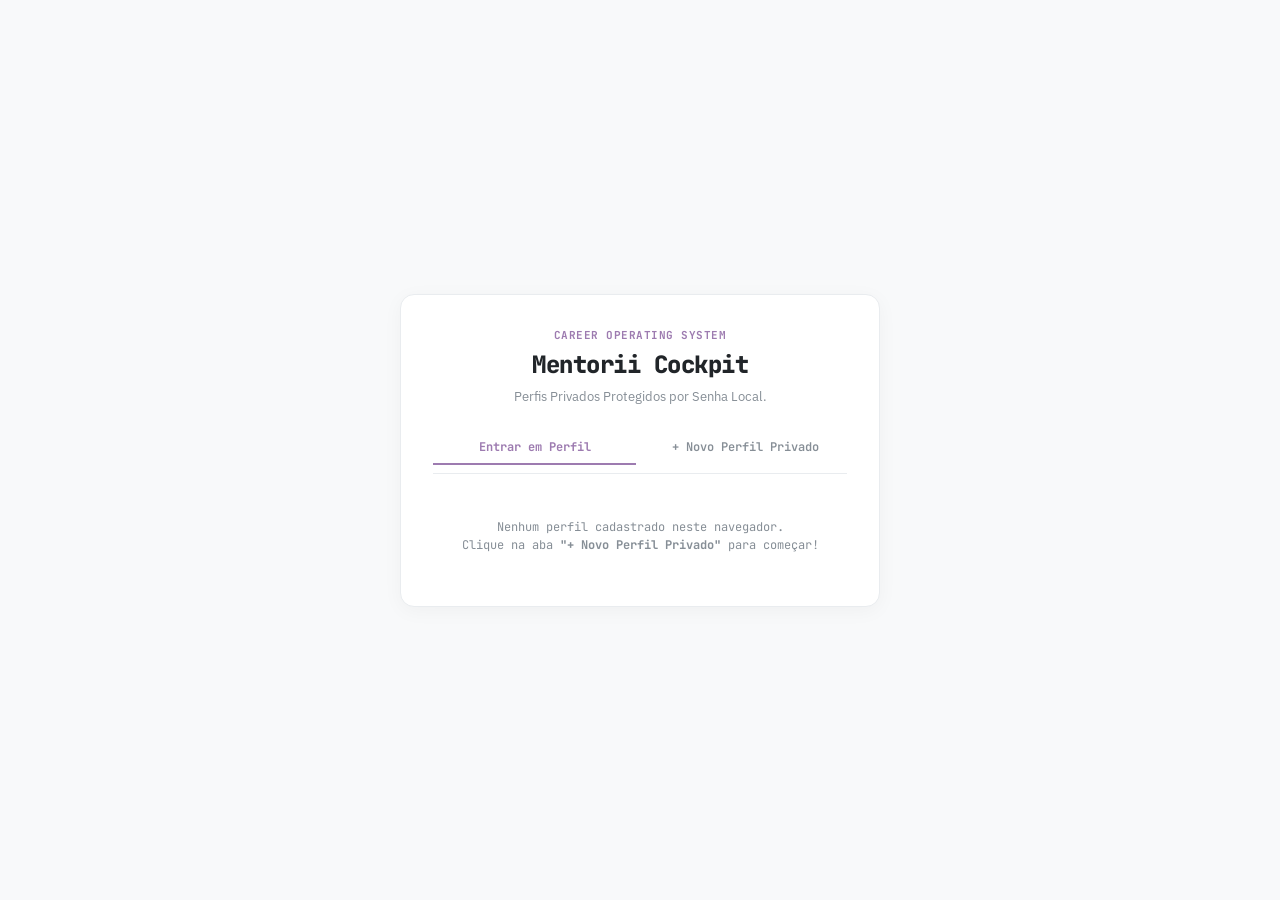
<file: auth.html>
<!DOCTYPE html>
<html lang="pt-BR">
<head>
    <meta charset="UTF-8">
    <meta name="viewport" content="width=device-width, initial-scale=1.0">
    <title>Mentorii — Autenticação & Privacidade de Perfis</title>
    <link rel="stylesheet" href="style.css">
    <link rel="preconnect" href="https://fonts.googleapis.com">
    <link href="https://fonts.googleapis.com/css2?family=JetBrains+Mono:wght@400;500;600;700;800&family=IBM+Plex+Sans:wght@400;500;600;700&display=swap" rel="stylesheet">
    <style>
        body {
            display: flex;
            align-items: center;
            justify-content: center;
            min-height: 100vh;
            padding: 20px;
            background-color: var(--bg-page);
        }
        .auth-container {
            width: 100%;
            max-width: 480px;
            background: var(--bg-panel);
            border: 1px solid var(--border);
            border-radius: var(--radius-lg);
            padding: 32px;
            box-shadow: 0 4px 20px rgba(0, 0, 0, 0.04);
        }
        .auth-header {
            text-align: center;
            margin-bottom: 24px;
        }
        .auth-header h1 {
            font-size: 24px;
            margin-top: 4px;
        }
        .auth-tabs {
            display: flex;
            gap: 8px;
            margin-bottom: 24px;
            border-bottom: 1px solid var(--border);
            padding-bottom: 8px;
        }
        .auth-tab-btn {
            flex: 1;
            background: transparent;
            color: var(--text-dim);
            border: none;
            padding: 8px;
            font-size: 12px;
            border-bottom: 2px solid transparent;
            border-radius: 0;
        }
        .auth-tab-btn.active {
            color: var(--purple);
            border-bottom-color: var(--purple);
            background: transparent;
            font-weight: 700;
        }
        .auth-form-group {
            margin-bottom: 16px;
        }
        .auth-form-group label {
            display: block;
            font-family: var(--mono);
            font-size: 11.5px;
            font-weight: 700;
            color: var(--text);
            margin-bottom: 6px;
        }
        .user-card-item {
            display: flex;
            justify-content: space-between;
            align-items: center;
            padding: 12px;
            background: var(--bg-subtle);
            border: 1px solid var(--border-light);
            border-radius: var(--radius-sm);
            margin-bottom: 8px;
            cursor: pointer;
            transition: border-color 0.2s ease;
        }
        .user-card-item:hover {
            border-color: var(--purple);
        }
    </style>
</head>
<body>

    <div class="auth-container">
        <div class="auth-header">
            <div class="eyebrow">Career Operating System</div>
            <h1>Mentorii Cockpit</h1>
            <p class="topbar-description" style="margin-top: 4px;">Perfis Privados Protegidos por Senha Local.</p>
        </div>

        <div class="auth-tabs">
            <button type="button" class="auth-tab-btn active" id="tab-btn-login" onclick="switchAuthTab('login')">Entrar em Perfil</button>
            <button type="button" class="auth-tab-btn" id="tab-btn-register" onclick="switchAuthTab('register')">+ Novo Perfil Privado</button>
        </div>

        <div id="auth-section-login">
            <div id="saved-users-list" style="margin-bottom: 16px;"></div>
            
            <div id="no-users-msg" style="display: none; text-align: center; color: var(--text-dim); padding: 20px; font-size: 12px; font-family: var(--mono);">
                Nenhum perfil cadastrado neste navegador.<br>Clique na aba <b>"+ Novo Perfil Privado"</b> para começar!
            </div>
        </div>

        <form id="auth-section-register" style="display: none;" onsubmit="handleCreateProfile(event)">
            <div class="auth-form-group">
                <label for="reg-name">Nome do Usuário:</label>
                <input type="text" id="reg-name" class="input-text" style="width: 100%;" placeholder="Digite seu identificador" required>
            </div>

            <div class="auth-form-group">
                <label for="reg-type">Área de Atuação / Domínio:</label>
                <select id="reg-type" class="select-priority" style="width: 100%;">
                    <option value="engineering" selected>Tecnologia / Desenvolvimento / Engenharia</option>
                    <option value="concurso">Concursos Públicos</option>
                    <option value="vestibular">Vestibulares / Acadêmico</option>
                </select>
            </div>

            <div class="auth-form-group">
                <label for="reg-pass">Senha Privada de Acesso (PIN):</label>
                <input type="password" id="reg-pass" class="input-text" style="width: 100%;" placeholder="Senha para proteger seus dados" required>
            </div>

            <div class="auth-form-group">
                <label for="reg-goal">Objetivo / Meta Principal (Opcional):</label>
                <input type="text" id="reg-goal" class="input-text" style="width: 100%;" placeholder="Meta principal de estudos">
            </div>

            <button type="submit" class="btn-action" style="width: 100%; padding: 10px; margin-top: 8px;">🔒 Criar Perfil Privado</button>
        </form>
    </div>

    <script src="mentorii-core.js"></script>
    <script>
        document.addEventListener("DOMContentLoaded", function () {
            renderSavedUsers();
        });

        function switchAuthTab(tab) {
            const loginSection = document.getElementById('auth-section-login');
            const regSection = document.getElementById('auth-section-register');
            const btnLogin = document.getElementById('tab-btn-login');
            const btnReg = document.getElementById('tab-btn-register');

            if (tab === 'login') {
                loginSection.style.display = 'block';
                regSection.style.display = 'none';
                btnLogin.classList.add('active');
                btnReg.classList.remove('active');
                renderSavedUsers();
            } else {
                loginSection.style.display = 'none';
                regSection.style.display = 'block';
                btnLogin.classList.remove('active');
                btnReg.classList.add('active');
            }
        }

        function renderSavedUsers() {
            const container = document.getElementById('saved-users-list');
            const noUsersMsg = document.getElementById('no-users-msg');
            const db = MentoriiCore.getAllUsersDB();
            const keys = Object.keys(db);

            container.innerHTML = "";

            if (keys.length === 0) {
                noUsersMsg.style.display = 'block';
                return;
            }

            noUsersMsg.style.display = 'none';

            keys.forEach(key => {
                const u = db[key];
                const name = u.profile?.name || "Usuário";
                const type = (u.profile?.profileType || "geral").toUpperCase();
                const goal = u.profile?.targetGoal || "Meta não configurada";

                const card = document.createElement('div');
                card.className = 'user-card-item';
                card.innerHTML = `
                    <div onclick="promptLoginWithKey('${key}', '${name}')" style="flex: 1; cursor: pointer;">
                        <div style="font-family: var(--mono); font-size: 13px; font-weight: 700; color: var(--text);">🔒 👤 ${name}</div>
                        <div style="font-size: 11px; color: var(--text-dim); margin-top: 2px;">
                            <span class="tag" style="font-size: 9px;">${type}</span> ${goal}
                        </div>
                    </div>
                    <button type="button" onclick="deleteUserKey(event, '${key}', '${name}')" style="color: var(--red); background: transparent; border: none; font-size: 14px; padding: 4px 8px;" title="Excluir Perfil">🗑️</button>
                `;
                container.appendChild(card);
            });
        }

        function promptLoginWithKey(userKey, name) {
            const pass = prompt(`Digite a senha privada para acessar o perfil de ${name}:`);
            if (pass === null) return;

            const success = MentoriiCore.loginUser(userKey, pass);
            if (success) {
                window.location.href = 'index.html';
            } else {
                alert("❌ Senha incorreta! Acesso negado.");
            }
        }

        function handleCreateProfile(event) {
            event.preventDefault();
            const nameInput = document.getElementById('reg-name');
            const typeInput = document.getElementById('reg-type');
            const passInput = document.getElementById('reg-pass');
            const goalInput = document.getElementById('reg-goal');

            if (!nameInput.value.trim() || !passInput.value) return;

            const userKey = MentoriiCore.createUser(nameInput.value.trim(), typeInput.value, passInput.value);
            
            if (goalInput.value.trim()) {
                MentoriiCore.state.profile.targetGoal = goalInput.value.trim();
                MentoriiCore.save();
            }

            window.location.href = 'index.html';
        }

        function deleteUserKey(event, key, name) {
            event.stopPropagation();
            const pass = prompt(`Para excluir o perfil de "${name}", digite a senha de segurança:`);
            if (pass === null) return;

            const db = MentoriiCore.getAllUsersDB();
            if (db[key] && db[key].profile?.password === pass) {
                delete db[key];
                MentoriiCore.saveAllUsersDB(db);

                const remainingKeys = Object.keys(db);
                if (remainingKeys.length > 0) {
                    localStorage.setItem('mentorii_active_user_key', remainingKeys[0]);
                } else {
                    localStorage.removeItem('mentorii_active_user_key');
                }

                renderSavedUsers();
                alert("🗑️ Perfil excluído com sucesso.");
            } else {
                alert("❌ Senha incorreta. Exclusão cancelada.");
            }
        }
    </script>
</body>
</html>
</file>
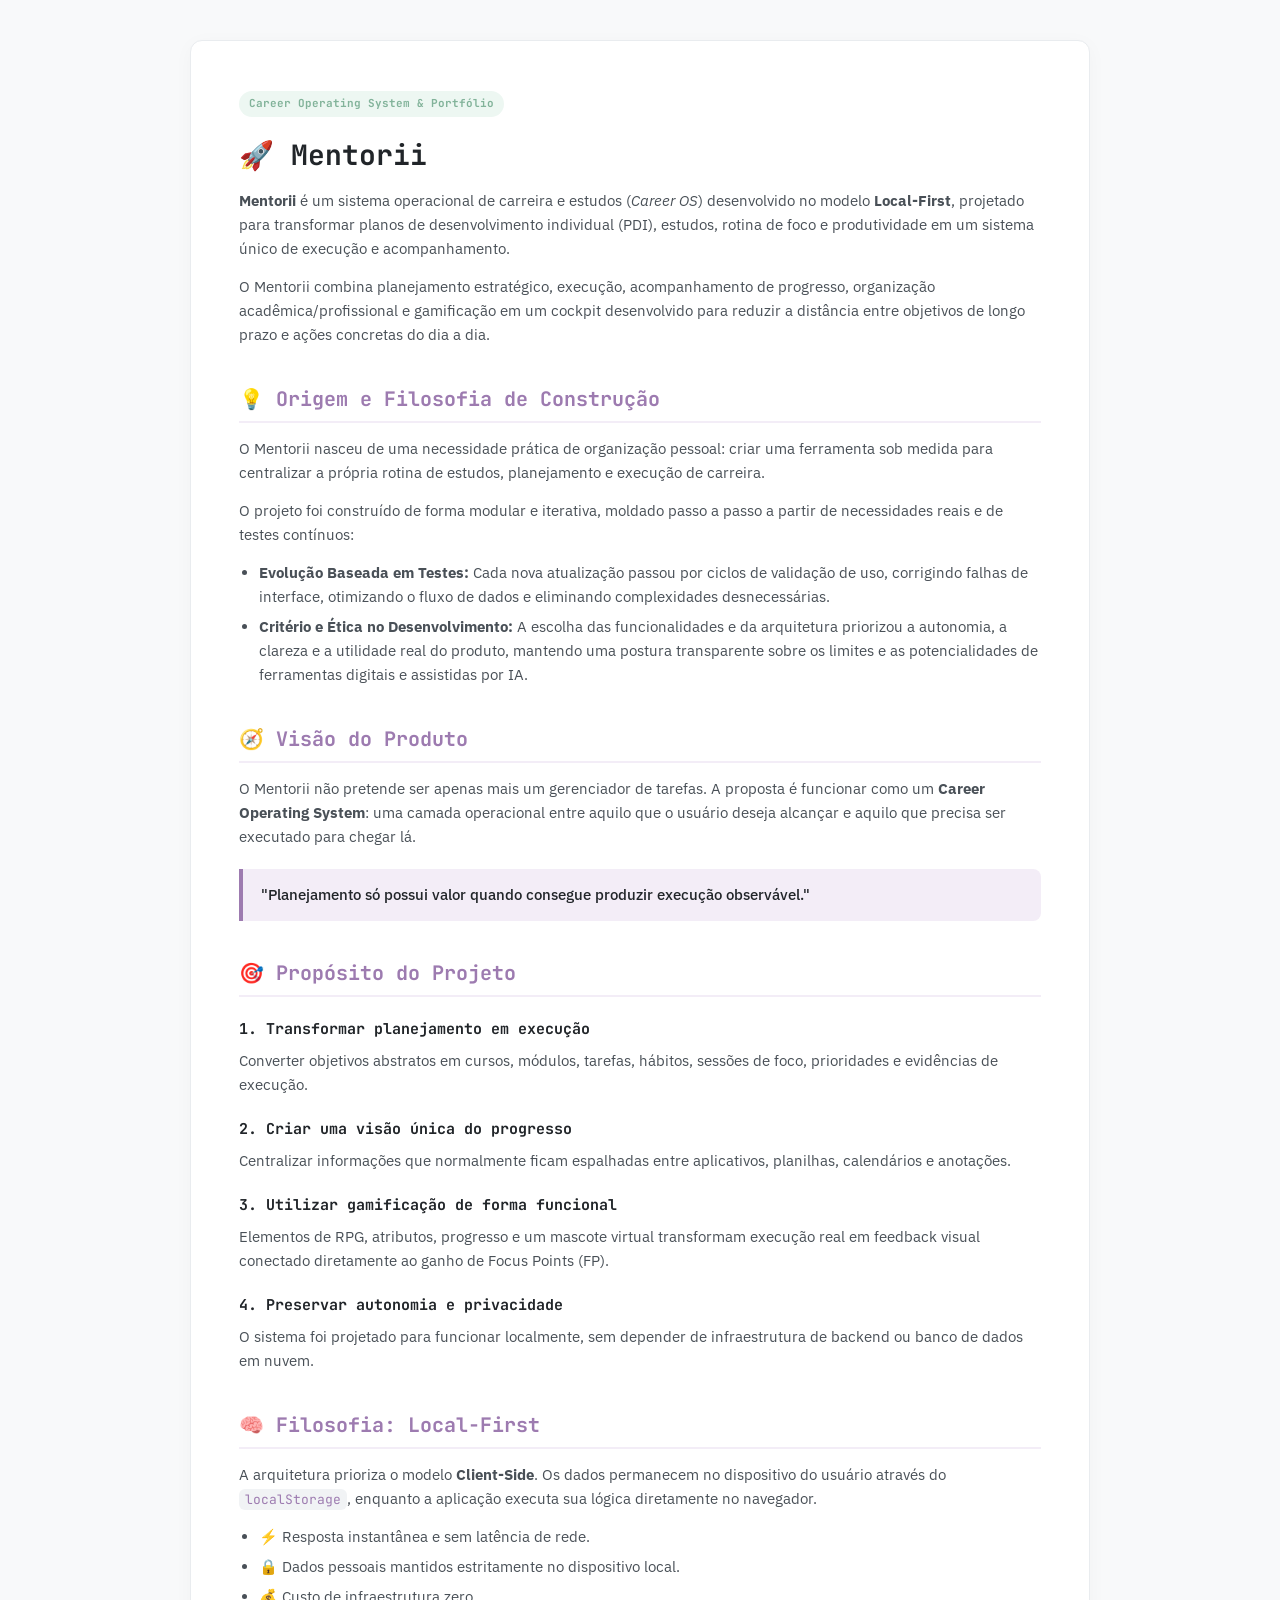
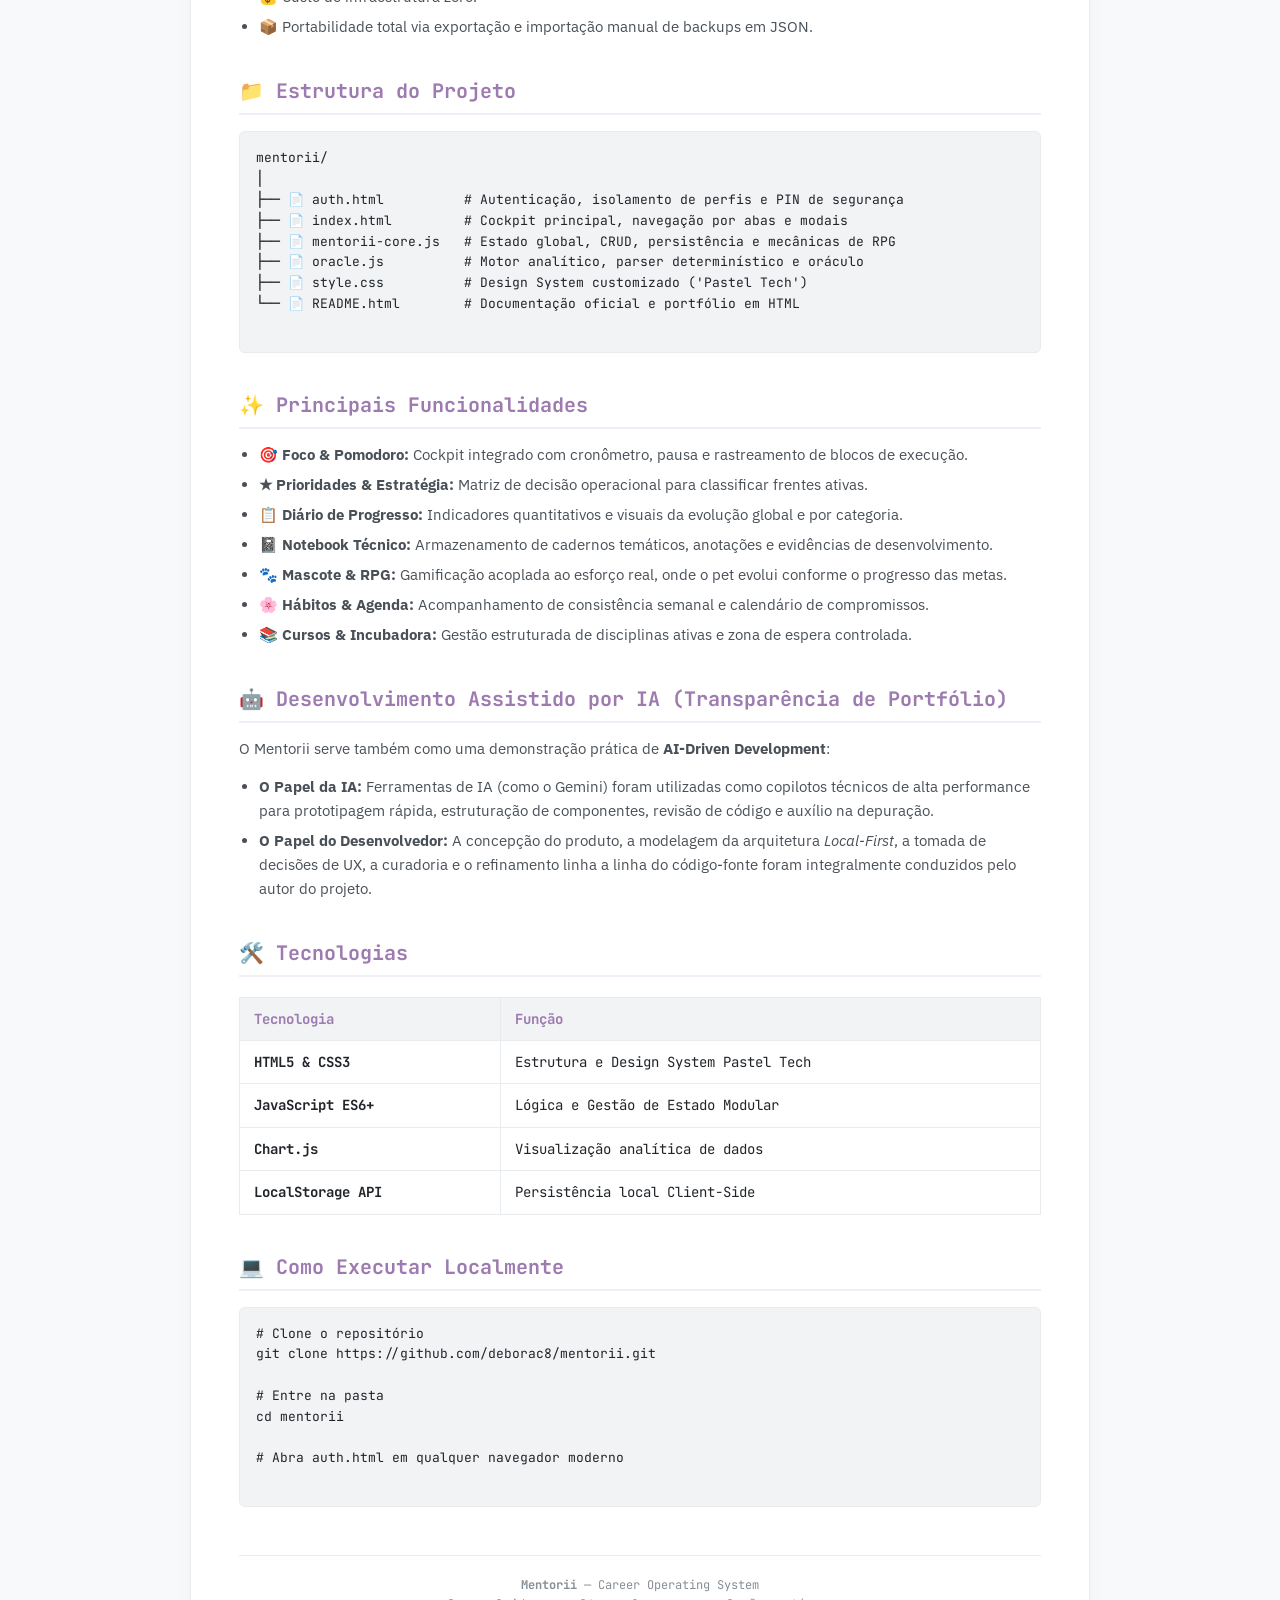
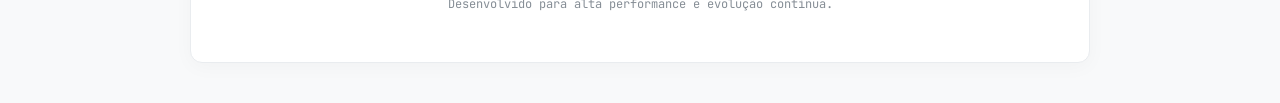
<file: README.html>
<!DOCTYPE html>
<html lang="pt-BR">
<head>
    <meta charset="UTF-8">
    <meta name="viewport" content="width=device-width, initial-scale=1.0">
    <title>Mentorii — Career Operating System & Portfolio</title>
    <link rel="preconnect" href="https://fonts.googleapis.com">
    <link href="https://fonts.googleapis.com/css2?family=JetBrains+Mono:wght@400;600;700&family=IBM+Plex+Sans:wght@400;500;600;700&display=swap" rel="stylesheet">
    <style>
        :root {
            --bg-page: #F8F9FA;
            --bg-panel: #FFFFFF;
            --bg-subtle: #F1F3F5;
            --border: #E9ECEF;
            --text: #212529;
            --text-dim: #868E96;
            --purple: #9D7BB0;
            --purple-light: #F3EDF7;
            --salvia: #82B39A;
            --salvia-light: #EDF7F2;
            --pink: #E287A8;
            --font-main: 'IBM Plex Sans', sans-serif;
            --mono: 'JetBrains Mono', monospace;
        }
        * { box-sizing: border-box; margin: 0; padding: 0; }
        body {
            background-color: var(--bg-page);
            color: var(--text);
            font-family: var(--font-main);
            line-height: 1.6;
            padding: 40px 20px;
        }
        .container {
            max-width: 900px;
            margin: 0 auto;
            background: var(--bg-panel);
            border: 1px solid var(--border);
            border-radius: 12px;
            padding: 48px;
            box-shadow: 0 4px 20px rgba(0,0,0,0.03);
        }
        h1 {
            font-family: var(--mono);
            font-size: 28px;
            color: var(--text);
            margin-bottom: 12px;
        }
        h2 {
            font-family: var(--mono);
            font-size: 20px;
            color: var(--purple);
            margin-top: 36px;
            margin-bottom: 14px;
            border-bottom: 2px solid var(--purple-light);
            padding-bottom: 6px;
        }
        h3 {
            font-family: var(--mono);
            font-size: 15px;
            margin-top: 20px;
            margin-bottom: 8px;
        }
        p {
            margin-bottom: 14px;
            font-size: 15px;
            color: #495057;
        }
        blockquote {
            background: var(--purple-light);
            border-left: 4px solid var(--purple);
            padding: 14px 18px;
            border-radius: 0 8px 8px 0;
            margin: 20px 0;
            font-size: 15px;
            font-weight: 500;
        }
        ul {
            margin-bottom: 16px;
            padding-left: 20px;
        }
        li {
            margin-bottom: 6px;
            font-size: 15px;
            color: #495057;
        }
        pre, code {
            font-family: var(--mono);
            background: var(--bg-subtle);
            border-radius: 6px;
        }
        pre {
            padding: 16px;
            overflow-x: auto;
            font-size: 13px;
            margin: 16px 0;
            border: 1px solid var(--border);
        }
        code {
            padding: 2px 6px;
            font-size: 13px;
            color: var(--purple);
        }
        table {
            width: 100%;
            border-collapse: collapse;
            margin: 20px 0;
            font-size: 14px;
            font-family: var(--mono);
        }
        th, td {
            padding: 10px 14px;
            border: 1px solid var(--border);
            text-align: left;
        }
        th {
            background: var(--bg-subtle);
            color: var(--purple);
        }
        .badge {
            font-family: var(--mono);
            font-size: 11px;
            background: var(--salvia-light);
            color: var(--salvia);
            padding: 4px 10px;
            border-radius: 20px;
            font-weight: 700;
            display: inline-block;
            margin-bottom: 16px;
        }
        footer {
            text-align: center;
            font-family: var(--mono);
            font-size: 12px;
            color: var(--text-dim);
            margin-top: 48px;
            padding-top: 20px;
            border-top: 1px solid var(--border);
        }
    </style>
</head>
<body>

    <div class="container">
        <span class="badge">Career Operating System & Portfólio</span>
        <h1>🚀 Mentorii</h1>
        <p><b>Mentorii</b> é um sistema operacional de carreira e estudos (<i>Career OS</i>) desenvolvido no modelo <b>Local-First</b>, projetado para transformar planos de desenvolvimento individual (PDI), estudos, rotina de foco e produtividade em um sistema único de execução e acompanhamento.</p>
        <p>O Mentorii combina planejamento estratégico, execução, acompanhamento de progresso, organização acadêmica/profissional e gamificação em um cockpit desenvolvido para reduzir a distância entre objetivos de longo prazo e ações concretas do dia a dia.</p>

        <h2>💡 Origem e Filosofia de Construção</h2>
        <p>O Mentorii nasceu de uma necessidade prática de organização pessoal: criar uma ferramenta sob medida para centralizar a própria rotina de estudos, planejamento e execução de carreira.</p>
        <p>O projeto foi construído de forma modular e iterativa, moldado passo a passo a partir de necessidades reais e de testes contínuos:</p>
        <ul>
            <li><b>Evolução Baseada em Testes:</b> Cada nova atualização passou por ciclos de validação de uso, corrigindo falhas de interface, otimizando o fluxo de dados e eliminando complexidades desnecessárias.</li>
            <li><b>Critério e Ética no Desenvolvimento:</b> A escolha das funcionalidades e da arquitetura priorizou a autonomia, a clareza e a utilidade real do produto, mantendo uma postura transparente sobre os limites e as potencialidades de ferramentas digitais e assistidas por IA.</li>
        </ul>

        <h2>🧭 Visão do Produto</h2>
        <p>O Mentorii não pretende ser apenas mais um gerenciador de tarefas. A proposta é funcionar como um <b>Career Operating System</b>: uma camada operacional entre aquilo que o usuário deseja alcançar e aquilo que precisa ser executado para chegar lá.</p>
        
        <blockquote>
            "Planejamento só possui valor quando consegue produzir execução observável."
        </blockquote>

        <h2>🎯 Propósito do Projeto</h2>
        <h3>1. Transformar planejamento em execução</h3>
        <p>Converter objetivos abstratos em cursos, módulos, tarefas, hábitos, sessões de foco, prioridades e evidências de execução.</p>
        <h3>2. Criar uma visão única do progresso</h3>
        <p>Centralizar informações que normalmente ficam espalhadas entre aplicativos, planilhas, calendários e anotações.</p>
        <h3>3. Utilizar gamificação de forma funcional</h3>
        <p>Elementos de RPG, atributos, progresso e um mascote virtual transformam execução real em feedback visual conectado diretamente ao ganho de Focus Points (FP).</p>
        <h3>4. Preservar autonomia e privacidade</h3>
        <p>O sistema foi projetado para funcionar localmente, sem depender de infraestrutura de backend ou banco de dados em nuvem.</p>

        <h2>🧠 Filosofia: Local-First</h2>
        <p>A arquitetura prioriza o modelo <b>Client-Side</b>. Os dados permanecem no dispositivo do usuário através do <code>localStorage</code>, enquanto a aplicação executa sua lógica diretamente no navegador.</p>
        <ul>
            <li>⚡ Resposta instantânea e sem latência de rede.</li>
            <li>🔒 Dados pessoais mantidos estritamente no dispositivo local.</li>
            <li>💰 Custo de infraestrutura zero.</li>
            <li>📦 Portabilidade total via exportação e importação manual de backups em JSON.</li>
        </ul>

        <h2>📁 Estrutura do Projeto</h2>
        <pre>
mentorii/
│
├── 📄 auth.html          # Autenticação, isolamento de perfis e PIN de segurança
├── 📄 index.html         # Cockpit principal, navegação por abas e modais
├── 📄 mentorii-core.js   # Estado global, CRUD, persistência e mecânicas de RPG
├── 📄 oracle.js          # Motor analítico, parser determinístico e oráculo
├── 📄 style.css          # Design System customizado ('Pastel Tech')
└── 📄 README.html        # Documentação oficial e portfólio em HTML
        </pre>

        <h2>✨ Principais Funcionalidades</h2>
        <ul>
            <li><b>🎯 Foco & Pomodoro:</b> Cockpit integrado com cronômetro, pausa e rastreamento de blocos de execução.</li>
            <li><b>★ Prioridades & Estratégia:</b> Matriz de decisão operacional para classificar frentes ativas.</li>
            <li><b>📋 Diário de Progresso:</b> Indicadores quantitativos e visuais da evolução global e por categoria.</li>
            <li><b>📓 Notebook Técnico:</b> Armazenamento de cadernos temáticos, anotações e evidências de desenvolvimento.</li>
            <li><b>🐾 Mascote & RPG:</b> Gamificação acoplada ao esforço real, onde o pet evolui conforme o progresso das metas.</li>
            <li><b>🌸 Hábitos & Agenda:</b> Acompanhamento de consistência semanal e calendário de compromissos.</li>
            <li><b>📚 Cursos & Incubadora:</b> Gestão estruturada de disciplinas ativas e zona de espera controlada.</li>
        </ul>

        <h2>🤖 Desenvolvimento Assistido por IA (Transparência de Portfólio)</h2>
        <p>O Mentorii serve também como uma demonstração prática de <b>AI-Driven Development</b>:</p>
        <ul>
            <li><b>O Papel da IA:</b> Ferramentas de IA (como o Gemini) foram utilizadas como copilotos técnicos de alta performance para prototipagem rápida, estruturação de componentes, revisão de código e auxílio na depuração.</li>
            <li><b>O Papel do Desenvolvedor:</b> A concepção do produto, a modelagem da arquitetura <i>Local-First</i>, a tomada de decisões de UX, a curadoria e o refinamento linha a linha do código-fonte foram integralmente conduzidos pelo autor do projeto.</li>
        </ul>

        <h2>🛠️ Tecnologias</h2>
        <table>
            <tr><th>Tecnologia</th><th>Função</th></tr>
            <tr><td><b>HTML5 & CSS3</b></td><td>Estrutura e Design System Pastel Tech</td></tr>
            <tr><td><b>JavaScript ES6+</b></td><td>Lógica e Gestão de Estado Modular</td></tr>
            <tr><td><b>Chart.js</b></td><td>Visualização analítica de dados</td></tr>
            <tr><td><b>LocalStorage API</b></td><td>Persistência local Client-Side</td></tr>
        </table>

        <h2>💻 Como Executar Localmente</h2>
        <pre>
# Clone o repositório
git clone https://github.com/deborac8/mentorii.git

# Entre na pasta
cd mentorii

# Abra auth.html em qualquer navegador moderno
        </pre>

        <footer>
            <strong>Mentorii</strong> — Career Operating System<br>Desenvolvido para alta performance e evolução contínua.
        </footer>
    </div>

</body>
</html>
</file>
<file: style.css>
/* ============================================================ */
/* MENTORII — PASTEL TECH DESIGN SYSTEM                         */
/* ============================================================ */

:root {
    --bg-page: #F8F9FA;
    --bg-panel: #FFFFFF;
    --bg-card: #FFFFFF;
    --bg-subtle: #F1F3F5;
    --border: #E9ECEF;
    --border-light: #F1F3F5;
    
    --text: #212529;
    --text-dim: #868E96;
    
    --purple: #9D7BB0;
    --purple-light: #F3EDF7;
    --pink: #E287A8;
    --pink-light: #FDF0F5;
    --salvia: #82B39A;
    --salvia-light: #EDF7F2;
    --amber: #E6A15C;
    --amber-light: #FDF5ED;
    --red: #E03131;

    --font-main: 'IBM Plex Sans', -apple-system, BlinkMacSystemFont, sans-serif;
    --mono: 'JetBrains Mono', monospace;

    --radius-sm: 6px;
    --radius-md: 10px;
    --radius-lg: 14px;
}

* {
    box-sizing: border-box;
    margin: 0;
    padding: 0;
}

body {
    background-color: var(--bg-page);
    color: var(--text);
    font-family: var(--font-main);
    line-height: 1.5;
    padding: 24px;
}

.app {
    max-width: 1180px;
    margin: 0 auto;
}

.topbar {
    display: flex;
    justify-content: space-between;
    align-items: center;
    flex-wrap: wrap;
    gap: 16px;
    margin-bottom: 20px;
    padding-bottom: 16px;
    border-bottom: 1px solid var(--border);
}

.eyebrow {
    font-family: var(--mono);
    font-size: 11px;
    font-weight: 700;
    text-transform: uppercase;
    letter-spacing: 0.5px;
    color: var(--purple);
    margin-bottom: 4px;
}

h1 {
    font-family: var(--mono);
    font-size: 22px;
    font-weight: 800;
    letter-spacing: -0.5px;
}

.topbar-description {
    font-size: 13px;
    color: var(--text-dim);
}

.header-actions {
    display: flex;
    gap: 8px;
    flex-wrap: wrap;
}

button {
    font-family: var(--mono);
    font-size: 11.5px;
    font-weight: 600;
    padding: 7px 12px;
    border-radius: var(--radius-sm);
    cursor: pointer;
    transition: all 0.2s ease;
    border: none;
}

.btn-action {
    background: var(--purple);
    color: #FFFFFF;
}

.btn-action:hover {
    filter: brightness(0.92);
}

.btn-backup {
    background: var(--bg-subtle);
    color: var(--text);
    border: 1px solid var(--border);
}

.btn-backup:hover {
    background: #E9ECEF;
}

.btn-reset {
    background: transparent;
    color: var(--red);
    border: 1px solid rgba(224, 49, 49, 0.2);
}

.btn-reset:hover {
    background: #FFF5F5;
}

.btn-add {
    background: var(--salvia);
    color: #FFFFFF;
}

.global-progress-box {
    display: flex;
    align-items: center;
    gap: 16px;
    background: var(--bg-panel);
    border: 1px solid var(--border);
    padding: 12px 16px;
    border-radius: var(--radius-md);
    margin-bottom: 20px;
}

.global-progress-info {
    font-family: var(--mono);
    font-size: 12px;
    font-weight: 700;
    white-space: nowrap;
}

.global-progress-bar-bg {
    flex: 1;
    height: 8px;
    background: var(--bg-subtle);
    border-radius: 4px;
    overflow: hidden;
}

.global-progress-bar-fill {
    height: 100%;
    background: var(--purple);
    border-radius: 4px;
    transition: width 0.4s ease;
}

.streak-badge {
    font-family: var(--mono);
    font-size: 11px;
    font-weight: 700;
    background: var(--pink-light);
    color: var(--pink);
    padding: 4px 10px;
    border-radius: 20px;
    border: 1px solid rgba(226, 135, 168, 0.3);
    white-space: nowrap;
}

.nav-tabs {
    display: flex;
    gap: 6px;
    flex-wrap: wrap;
    margin-bottom: 20px;
}

.tab-btn {
    background: var(--bg-panel);
    color: var(--text-dim);
    border: 1px solid var(--border);
    padding: 8px 14px;
    border-radius: var(--radius-sm);
    font-size: 11.5px;
}

.tab-btn:hover {
    color: var(--text);
    border-color: #CED4DA;
}

.tab-btn.active {
    background: var(--purple);
    color: #FFFFFF;
    border-color: var(--purple);
}

.tab-btn.tab-backlog {
    border-style: dashed;
}

.tab-content {
    display: none;
}

.tab-content.active {
    display: block;
}

.card {
    background: var(--bg-card);
    border: 1px solid var(--border);
    border-radius: var(--radius-md);
    padding: 18px;
    margin-bottom: 16px;
}

.card-purple-border {
    border-color: rgba(157, 123, 176, 0.4);
}

.card-pink-border {
    border-color: rgba(226, 135, 168, 0.4);
}

.card-purple-gradient {
    background: linear-gradient(135deg, var(--salvia-light) 0%, #FFFFFF 100%);
    border-color: var(--salvia);
}

.card-desc {
    font-size: 12px;
    color: var(--text-dim);
    margin-top: 4px;
    margin-bottom: 12px;
}

.oracle-card {
    background: var(--salvia-light);
    border: 1px solid rgba(130, 179, 154, 0.5);
    border-radius: var(--radius-md);
    padding: 14px 18px;
    margin-bottom: 18px;
}

.oracle-title {
    font-family: var(--mono);
    font-size: 12px;
    font-weight: 700;
    color: var(--salvia);
}

.oracle-recommendation {
    font-size: 12.5px;
    margin-top: 6px;
    color: #2B593F;
}

.daily-focus-card {
    display: grid;
    grid-template-columns: 1fr 280px;
    gap: 20px;
    background: var(--bg-panel);
    border: 1px solid rgba(157, 123, 176, 0.4);
    border-radius: var(--radius-md);
    padding: 20px;
    margin-bottom: 18px;
}

@media (max-width: 768px) {
    .daily-focus-card {
        grid-template-columns: 1fr;
    }
}

.daily-focus-header {
    display: flex;
    align-items: center;
    gap: 8px;
    margin-bottom: 8px;
}

.daily-focus-tag {
    font-family: var(--mono);
    font-size: 10px;
    font-weight: 700;
    background: var(--purple-light);
    color: var(--purple);
    padding: 3px 8px;
    border-radius: 4px;
}

.category-tag {
    font-family: var(--mono);
    font-size: 10px;
    color: var(--text-dim);
}

.daily-focus-task {
    font-family: var(--mono);
    font-size: 15px;
    font-weight: 700;
    margin-bottom: 14px;
}

.daily-focus-actions {
    display: flex;
    gap: 8px;
}

.btn-complete-task {
    background: var(--salvia);
    color: #FFFFFF;
}

.btn-skip-task {
    background: var(--bg-subtle);
    color: var(--text-dim);
}

.pomodoro-box {
    background: var(--bg-subtle);
    border-radius: var(--radius-sm);
    padding: 12px;
    text-align: center;
}

.pomodoro-title {
    font-family: var(--mono);
    font-size: 10.5px;
    color: var(--text-dim);
    font-weight: 700;
    text-transform: uppercase;
}

.pomodoro-display {
    font-family: var(--mono);
    font-size: 32px;
    font-weight: 800;
    color: var(--text);
    margin: 4px 0;
}

.pomodoro-cycles {
    font-family: var(--mono);
    font-size: 10px;
    color: var(--purple);
    font-weight: 700;
    margin-bottom: 8px;
}

.pomodoro-btns {
    display: flex;
    justify-content: center;
    gap: 6px;
}

.btn-pomo {
    background: var(--bg-panel);
    border: 1px solid var(--border);
    font-size: 10.5px;
    padding: 5px 10px;
}

.tree-card {
    background: var(--bg-subtle);
    border: 1px solid var(--border);
    border-radius: var(--radius-md);
    padding: 14px 10px;
    text-align: center;
    transition: transform 0.2s ease, border-color 0.2s ease;
}

.tree-card:hover {
    transform: translateY(-3px);
    border-color: var(--salvia);
    background: var(--salvia-light);
}

.sprint-box {
    background: var(--bg-panel);
    border: 1px solid var(--border);
    border-radius: var(--radius-md);
    padding: 16px;
    margin-bottom: 18px;
}

.sprint-header {
    display: flex;
    justify-content: space-between;
    align-items: center;
    margin-bottom: 12px;
}

.sprint-list {
    list-style: none;
}

.priority-grid {
    display: grid;
    grid-template-columns: repeat(auto-fit, minmax(280px, 1fr));
    gap: 14px;
    margin-bottom: 20px;
}

.priority-card {
    border-left: 4px solid var(--purple);
    margin-bottom: 0;
}

.priority-card.primary {
    border-left-color: var(--salvia);
}

.priority-card.secondary {
    border-left-color: var(--purple);
}

.priority-card.support {
    border-left-color: var(--amber);
}

.priority-card .rank {
    font-family: var(--mono);
    font-size: 10.5px;
    color: var(--text-dim);
    font-weight: 700;
    margin-bottom: 4px;
}

.priority-card h3 {
    font-size: 14px;
    font-family: var(--mono);
    font-weight: 700;
}

.course-grid {
    display: grid;
    grid-template-columns: repeat(auto-fit, minmax(320px, 1fr));
    gap: 16px;
}

.course-card {
    margin-bottom: 0;
}

.course-card-title {
    font-family: var(--mono);
    font-size: 13.5px;
}

.priority-hero {
    display: grid;
    grid-template-columns: 1fr 180px;
    gap: 16px;
    margin-bottom: 18px;
}

@media (max-width: 600px) {
    .priority-hero {
        grid-template-columns: 1fr;
    }
}

.priority-score-inner {
    text-align: center;
    display: flex;
    flex-direction: column;
    justify-content: center;
    height: 100%;
}

.priority-label {
    font-family: var(--mono);
    font-size: 11px;
    font-weight: 700;
    color: var(--purple);
    margin-bottom: 4px;
}

.habit-table {
    width: 100%;
    border-collapse: collapse;
    font-size: 12px;
    font-family: var(--mono);
    text-align: center;
}

.habit-table th {
    padding: 10px;
    background: var(--bg-subtle);
    color: var(--purple);
    font-weight: 700;
    border-bottom: 2px solid var(--border);
}

.habit-table td {
    padding: 10px;
    border-bottom: 1px solid var(--border-light);
}

.habit-table .text-left {
    text-align: left;
}

.schedule-cell {
    border: 1px solid var(--border-light);
    background: var(--bg-panel);
    font-size: 11.5px;
    padding: 12px 8px;
    vertical-align: middle;
    height: 48px;
}

.interactive-cell {
    cursor: pointer;
    transition: background-color 0.2s ease, border-color 0.2s ease;
}

.interactive-cell:hover {
    background-color: var(--purple-light);
    border-color: var(--purple);
}

.mentorii-world-container {
    background: var(--bg-panel);
    border: 1px solid var(--border);
    border-radius: var(--radius-md);
    padding: 24px;
    text-align: center;
}

.pet-speech-bubble {
    font-family: var(--mono);
    font-size: 12px;
    background: var(--bg-subtle);
    border: 1px solid var(--border);
    padding: 8px 16px;
    border-radius: 20px;
    display: inline-block;
    margin: 10px 0;
}

.pet-status {
    font-family: var(--mono);
    font-size: 11.5px;
    font-weight: 700;
    color: var(--purple);
    margin-bottom: 16px;
}

.rpg-stats-grid {
    display: grid;
    grid-template-columns: repeat(auto-fit, minmax(90px, 1fr));
    gap: 10px;
    max-width: 600px;
    margin: 0 auto;
}

.rpg-stat-card {
    background: var(--bg-subtle);
    padding: 10px;
    border-radius: var(--radius-sm);
    text-align: center;
}

.attr-val {
    font-family: var(--mono);
    font-size: 16px;
    font-weight: 800;
    color: var(--purple);
}

.attr-lbl {
    font-family: var(--mono);
    font-size: 10px;
    color: var(--text-dim);
}

.calendar-box {
    background: var(--bg-panel);
    border: 1px solid var(--border);
    border-radius: var(--radius-md);
    padding: 18px;
    margin-bottom: 18px;
}

.calendar-header-nav {
    display: flex;
    justify-content: space-between;
    align-items: center;
    font-family: var(--mono);
    font-weight: 700;
    margin-bottom: 14px;
}

.btn-cal-nav {
    background: var(--bg-subtle);
    color: var(--text);
    padding: 5px 10px;
}

.calendar-grid {
    display: grid;
    grid-template-columns: repeat(7, 1fr);
    gap: 6px;
    text-align: center;
}

.calendar-day {
    aspect-ratio: 1;
    display: flex;
    flex-direction: column;
    align-items: center;
    justify-content: center;
    background: var(--bg-subtle);
    border-radius: var(--radius-sm);
    font-family: var(--mono);
    font-size: 12px;
    cursor: pointer;
    position: relative;
}

.calendar-day:hover {
    background: #E9ECEF;
}

.calendar-day.today {
    border: 2px solid var(--pink);
    font-weight: bold;
}

.calendar-day.selected {
    background: var(--purple);
    color: #FFFFFF;
}

.calendar-day-dot {
    width: 4px;
    height: 4px;
    background: var(--pink);
    border-radius: 50%;
    margin-top: 2px;
}

.charts-grid {
    display: grid;
    grid-template-columns: repeat(auto-fit, minmax(320px, 1fr));
    gap: 16px;
}

.chart-card {
    background: var(--bg-panel);
    border: 1px solid var(--border);
    border-radius: var(--radius-md);
    padding: 16px;
}

.chart-title {
    font-family: var(--mono);
    font-size: 12px;
    font-weight: 700;
    margin-bottom: 12px;
}

.flex-between {
    display: flex;
    justify-content: space-between;
    align-items: center;
}

.section-subtitle {
    font-family: var(--mono);
    font-size: 12px;
    font-weight: 700;
    color: var(--text);
    text-transform: uppercase;
    display: block;
    margin-bottom: 10px;
}

.tag {
    font-family: var(--mono);
    font-size: 10px;
    background: var(--purple-light);
    color: var(--purple);
    padding: 2px 6px;
    border-radius: 4px;
    font-weight: 600;
}

.priority-badge-tag {
    font-family: var(--mono);
    font-size: 10px;
    font-weight: 700;
    padding: 3px 8px;
    border-radius: 4px;
}

.badge-p-high {
    background: #FFE3E3;
    color: #C92A2A;
}

.badge-p-mid {
    background: var(--amber-light);
    color: #D9480F;
}

.badge-p-low {
    background: var(--salvia-light);
    color: #2B8A3E;
}

.input-text, .input-date, .input-time, .select-priority {
    font-family: var(--mono);
    font-size: 12px;
    padding: 8px 10px;
    border: 1px solid var(--border);
    border-radius: var(--radius-sm);
    background: var(--bg-panel);
    color: var(--text);
}

.add-task-form {
    display: flex;
    gap: 8px;
    flex-wrap: wrap;
    align-items: center;
}

.add-task-form .input-text {
    flex: 1;
    min-width: 180px;
}

.max-w-120 {
    max-width: 120px;
}

.mt-14 { margin-top: 14px; }
.mt-16 { margin-top: 16px; }
.mb-16 { margin-bottom: 16px; }

footer {
    display: flex;
    justify-content: space-between;
    font-family: var(--mono);
    font-size: 10.5px;
    color: var(--text-dim);
    margin-top: 30px;
    padding-top: 16px;
    border-top: 1px solid var(--border);
}
</file>
